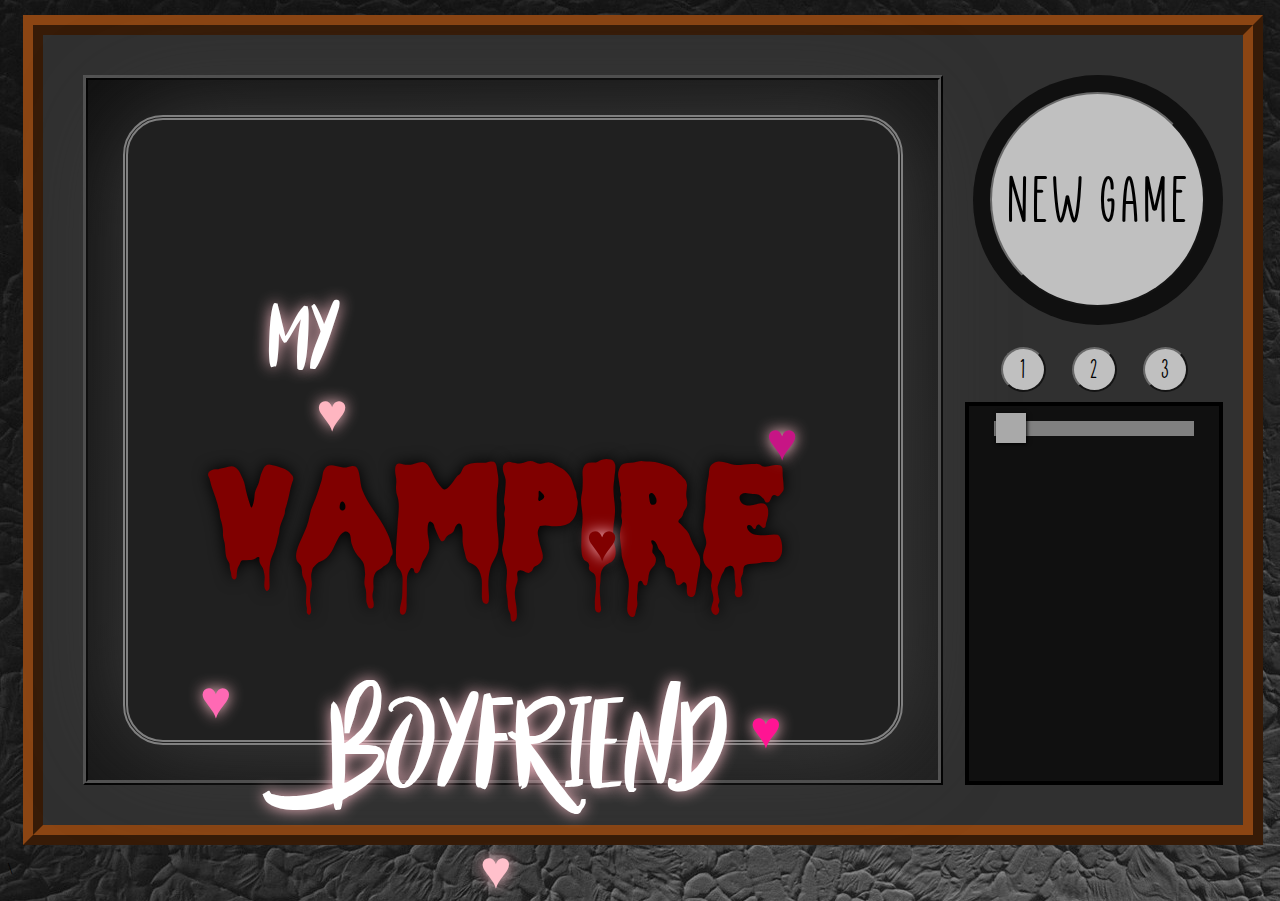
<file: index.html>
<!DOCTYPE html>
<html lang="en">

<head>
    <link rel="icon" href="data:;base64,=">
    <meta charset="UTF-8">
    <meta name="viewport" content="width=device-width, initial-scale=1.0">
    <meta http-equiv="X-UA-Compatible" content="ie=edge">
    <link href="https://fonts.googleapis.com/css2?family=Titillium+Web:wght@300&display=swap" rel="stylesheet">
    <link rel="stylesheet" href="./style/landing.css">
    <title>My Vampire Boyfriend</title>
</head>

<body>
    <main>
        <section id="dial">
            <button id="begin-button"></button>
        </section>
        <section class="choice-button">
            <button class="small-buttons">1</button>
            <button class="small-buttons">2</button>
            <button class="small-buttons">3</button>
        </section>
        <section id="vent">
        </section>
        <section id="screenframe">
            <section id="screen">
                <span id="my">My</span>
                <span id="vampire">Vampire</span>
                <span id="boyfriend">Boyfriend</span>
                <section class="hearts">
                    <span id="one">&hearts;</span>
                    <span id="two">&hearts;</span>
                    <span id="three">&hearts;</span>
                    <span id="four">&hearts;</span>
                    <span id="five">&hearts;</span>
                    <span id="six">&hearts;</span>
                </section>
            </section>
        </section>
    </main>
    <script type="module" src="landing-app.js"></script>
</body>

</html>
\
</file>
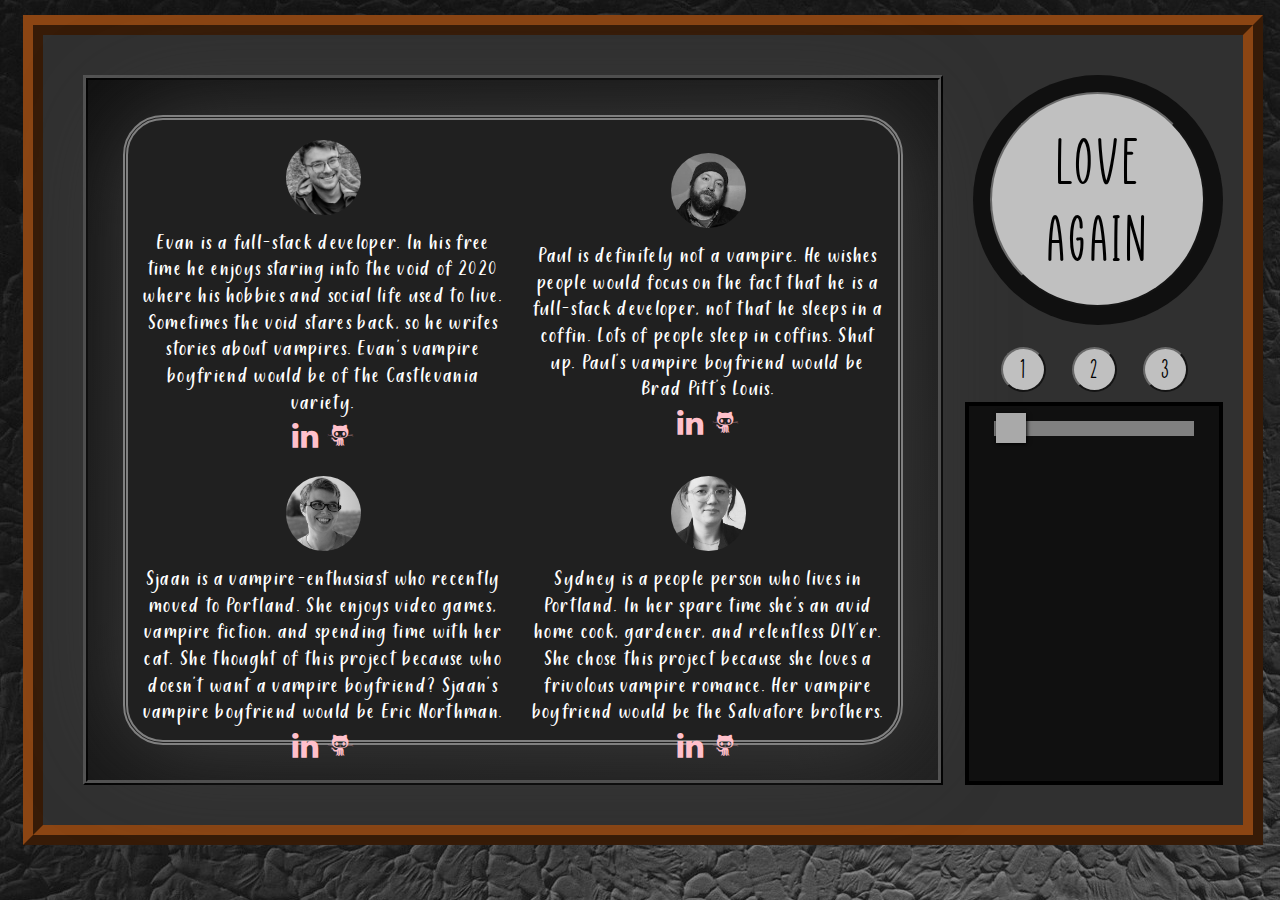
<file: about-us/index.html>
<!DOCTYPE html>
<html lang="en">

<head>
    <link rel="icon" href="data:;base64,=">
    <meta charset="UTF-8">
    <meta name="viewport" content="width=device-width, initial-scale=1.0">
    <meta http-equiv="X-UA-Compatible" content="ie=edge">
    <link href="https://fonts.googleapis.com/css2?family=Titillium+Web:wght@300&display=swap" rel="stylesheet">
    <link rel="stylesheet" href="../style/about-us.css">
    <link rel="stylesheet" href="../style/main.css">
    <link rel="stylesheet" href="../style/landing.css">
    <title>About Us</title>
</head>

<body>
    <main>
        <section id="dial">
            <button id="dial-button">Love Again</button>
        </section>
        <section class="choice-button">
            <button class="small-buttons">1</button>
            <button class="small-buttons">2</button>
            <button class="small-buttons">3</button>
        </section>
        <section id="vent"> </section>
        <section id="screenframe">
            <section id="screen">
                <div class="bio">
                    <section class="us">
                        <label>
                            <img src="../assets/Evan.png">
                            <br>Evan is a full-stack developer. In his free time he enjoys staring into the void of 2020
                            where his hobbies and social life used to live. Sometimes the void stares back, so he writes
                            stories about vampires.
                            Evan’s vampire boyfriend would be of the Castlevania variety.
                            <br>
                            <a href="https://www.linkedin.com/in/evan-finkelstein91/" class="icon-text"> i </a>
                            <a href="https://github.com/Evan-Finkelstein" class="icon-text"> &#60 </a>
                        </label>
                    </section>
                    <section class="us">
                        <label>
                            <img src="../assets/Paul.jpg">
                            <br>Paul is definitely not a vampire. He wishes people would focus on the fact that he is a
                            full-stack developer, not that he sleeps in a coffin. Lots of people sleep in coffins. Shut
                            up.
                            Paul’s vampire boyfriend would be Brad Pitt’s Louis.
                            <br>
                            <a href="https://www.linkedin.com/in/paul-stevens-dev/" class="icon-text"> i </a>
                            <a href="https://github.com/Protopaco" class="icon-text"> &#60 </a>
                        </label>
                    </section>
                    <section class="us">
                        <label>
                            <img src="../assets/Sjaan.jpg">
                            <br>Sjaan is a vampire-enthusiast who recently moved to Portland. She enjoys video games,
                            vampire fiction, and spending time with her cat. She thought of this project because who
                            doesn’t want a vampire boyfriend?
                            Sjaan’s vampire boyfriend would be Eric Northman.
                            <br><a href="https://www.linkedin.com/in/sjaan-hydrick/" class="icon-text"> i </a><a
                                href="https://github.com/SjaanHydrick" class="icon-text"> &#60 </a>
                        </label>
                    </section>
                    <section class="us">
                        <label>
                            <img src="../assets/Sydney.png">
                            <br>Sydney is a people person who lives in Portland. In her spare time she’s an avid home
                            cook, gardener, and relentless DIY’er. She chose this project because she loves a frivolous
                            vampire romance.
                            Her vampire boyfriend would be the Salvatore brothers.
                            <br><a href="https://www.linkedin.com/in/sydjames/" class="icon-text"> i </a><a
                                href="https://github.com/scjam" class="icon-text"> &#60 </a>
                        </label>
                    </section>
                </div>
            </section>
        </section>
    </main>
    <script type="module" src="about-us.js"></script>
</body>

</html>
</file>
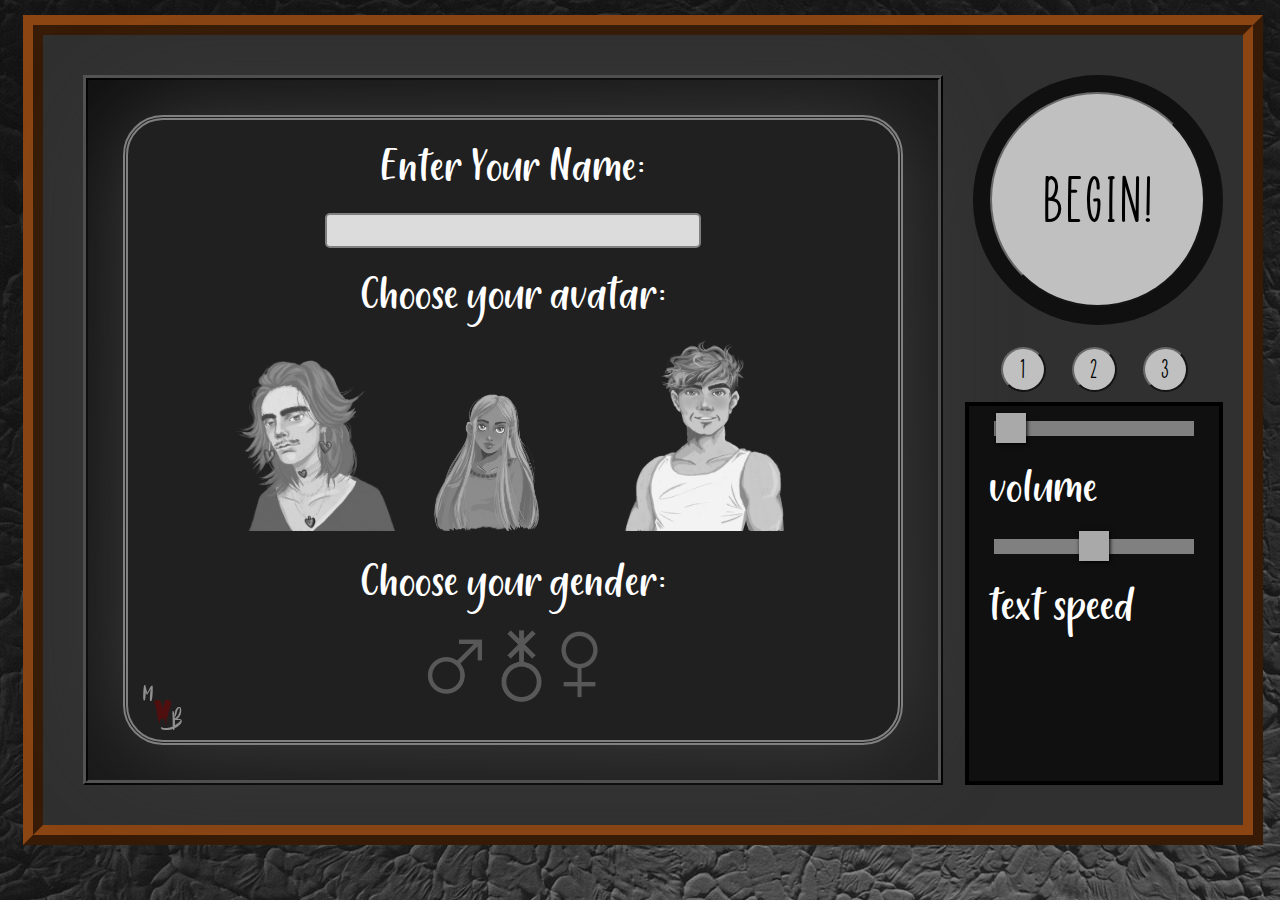
<file: character-creation/index.html>
<head>
    <link rel="icon" href="data:;base64,=">
    <meta charset="UTF-8">
    <meta name="viewport" content="width=device-width, initial-scale=1.0">
    <meta http-equiv="X-UA-Compatible" content="ie=edge">
    <link href="https://fonts.googleapis.com/css2?family=Titillium+Web:wght@300&display=swap" rel="stylesheet">
    <link rel="stylesheet" href="../style/landing.css">
    <link rel="stylesheet" href="../style/character-creator.css">
    <title>My Vampire Boyfriend</title>
</head>

<body>
    <main>
        <form>
            <section id="dial">
                <button>Begin!</button>
            </section>
            <section class="choice-button">
                <button class="small-buttons">1</button>
                <button class="small-buttons">2</button>
                <button class="small-buttons">3</button>
            </section>
            <section id="vent">
            </section>
            <section id="screenframe">
                <section id="screen">
                    <section>
                        <p>Enter Your Name:</p>
                        <input type="text" name="name" class="name" required>
                        <p>Choose your avatar:</p>
                        <div>
                            <label>
                                <input type="radio" name="avatar" value="Enby_Protag.png" required>
                                <img src="../assets/Enby_Protag.png" class="avatar">
                            </label>
                            <label>
                                <input type="radio" name="avatar" value="Girl_Protagonist.png" required>
                                <img src="../assets/Girl_Protagonist.png" class="avatar">
                            </label>
                            <label>
                                <input type="radio" name="avatar" value="Himbo_Protag.png" required>
                                <img src="../assets/Himbo_Protag.png" class="avatar">
                            </label>
                        </div>
                        <div id="gender">
                            <p>Choose your gender:</p>
                            <label>
                                <input type="radio" name="gender" value="male" required>
                                <img src="../assets/male-symbol.png" class="gender">
                            </label>
                            <label>
                                <input type="radio" name="gender" value="non-binary" required>
                                <img src="../assets/enby-symbol.png" class="gender">
                            </label>
                            <label>
                                <input type="radio" name="gender" value="female" required>
                                <img src="../assets/female-symbol.png" class="gender">
                            </label>
                        </div>
                    </section>
                    <a href="../about-us/index.html">
                        <section id="logo">
                            <span class="m">M</span>
                            <span class="v">V</span>
                            <span class="b">B</span>
                        </section>
                    </a>
                </section>
            </section>
        </form>
    </main>
    <script type="module" src="./character-creation.js"></script>
</body>

</html>
</file>
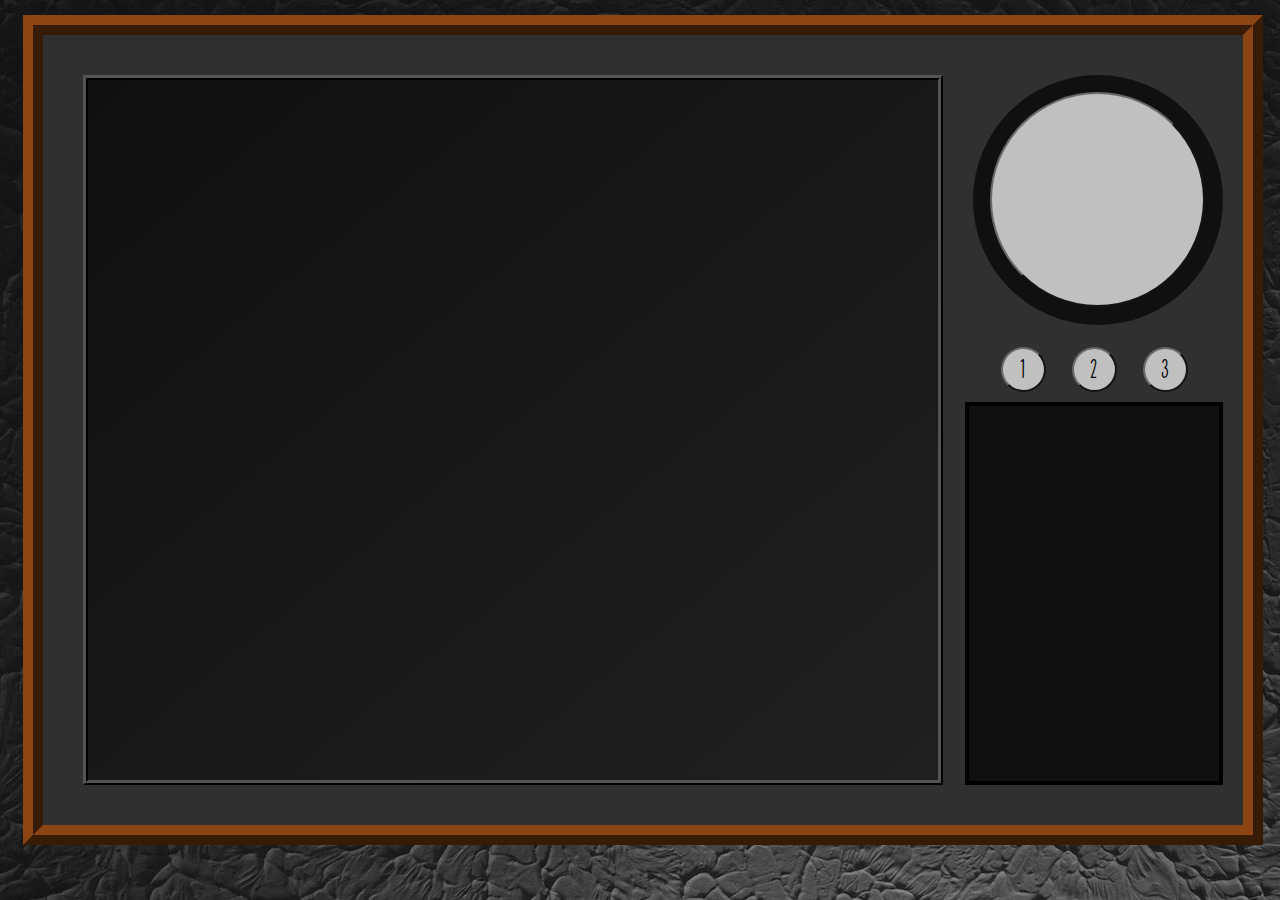
<file: main/index.html>
<!DOCTYPE html>
<html lang="en">
<head>
    <link rel="icon" href="data:;base64,=">
    <meta charset="UTF-8">
    <meta name="viewport" content="width=device-width, initial-scale=1.0">
    <link rel="stylesheet" href="../style/landing.css">
    <link rel="stylesheet" href="../style/main.css">
    <title>My Vampire Boyfriend</title>
</head>
<body>
    <main>
        <section id="dial"> 
            <button id="dial-button"></button>
        </section>
        <section class="choice-button">
            <button class="small-buttons" id="button1">1</button>
            <button class="small-buttons" id="button2">2</button>
            <button class="small-buttons" id="button3">3</button>
        </section>
            <section id="vent"> 
            </section>
        <section id="screenframe">

            </section>
        </section>
    </main>
    <script type="module" src="../utils/render-main.js"></script>
</body>
</html>
</file>
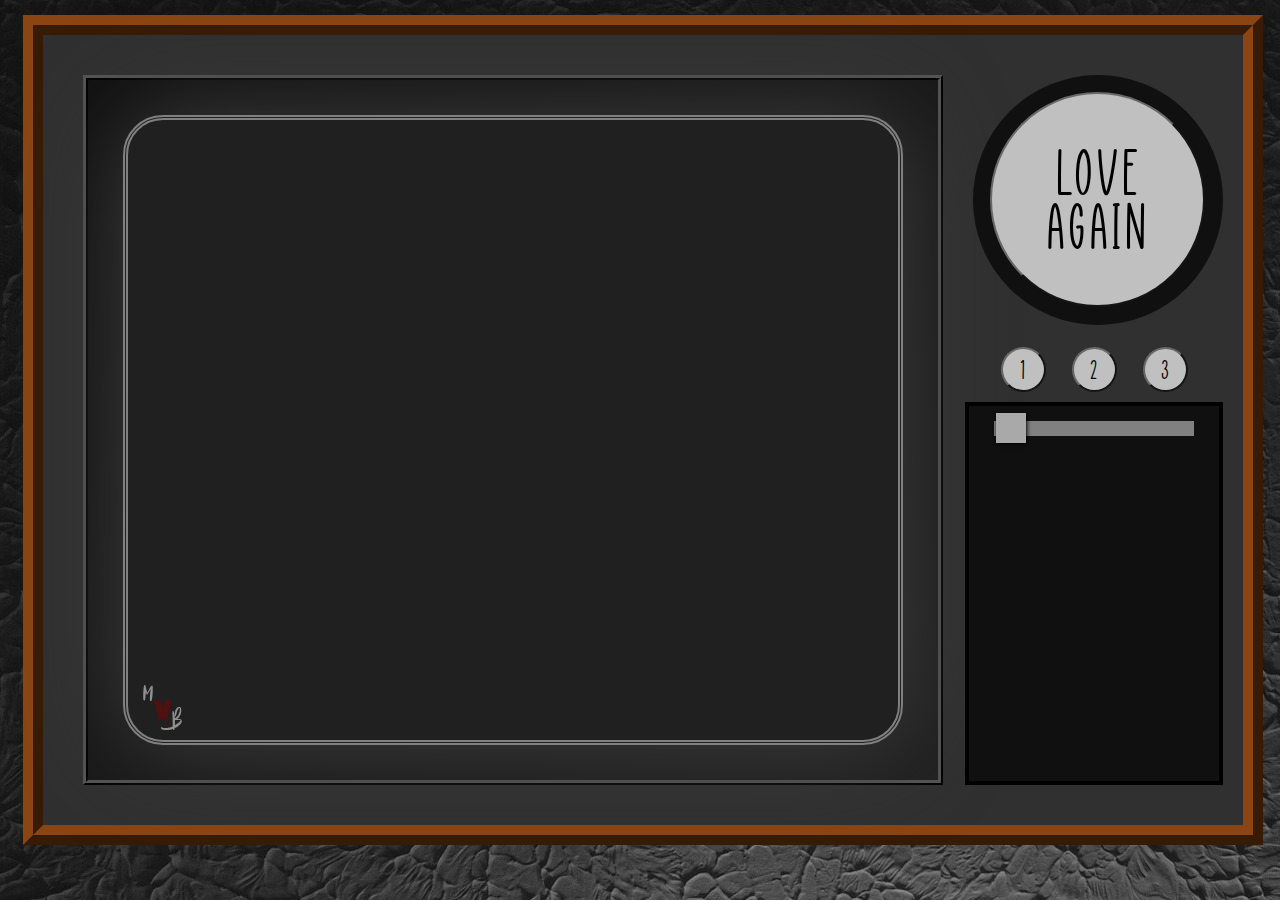
<file: results/index.html>
<!DOCTYPE html>
<html lang="en">

<head>
    <link rel="icon" href="data:;base64,=">
    <meta charset="UTF-8">
    <meta name="viewport" content="width=device-width, initial-scale=1.0">
    <link rel="stylesheet" href="../style/result.css">
    <link rel="stylesheet" href="../style/main.css">
    <link rel="stylesheet" href="../style/landing.css">
    <title>My Vampire Boyfriend</title>
</head>

<body>
    <main>
        <section id="dial">
            <button id="dial-button">Love Again</button>
        </section>
        <section class="choice-button">
            <button class="small-buttons" id="button1">1</button>
            <button class="small-buttons" id="button2">2</button>
            <button class="small-buttons" id="button3">3</button>
        </section>
        <section id="vent"> </section>
        <section id="screenframe">
            <section id="screen">
                <a id="mvb-logo" href="../about-us/index.html">
                    <section id="logo">
                        <span class="m">M</span>
                        <span class="v">V</span>
                        <span class="b">B</span>
                    </section>
                </a>
            </section>
        </section>
        </section>
    </main>
    <script type="module" src="../utils/results.js"></script>
</body>

</html>
</file>
<file: style/landing.css>
@font-face {
    font-family: Beauty and the Beast;
    src: url('../fonts/Beauty\ and\ the\ Beast\ Sample.ttf');
}

@font-face {
    font-family: DoubleFeature;
    src: url('../fonts/DoubleFeature20.ttf');
}

@font-face {
    font-family: Paper Flowers;
    src: url('../fonts/Paper\ Flowers.ttf');
}

@font-face {
    font-family: Leahlee;
    src: url('../fonts/212\ Leahlee\ Sans.ttf');
}

body {
    background-image: url('../assets/background.jpg');
    background-size: auto;
    background-repeat: no-repeat;
    background-color: #696969;
}

main {
    margin: 15px;
    height: 790px;
    width: 1200px;
    background-color: #303030;
    border: ridge 20px saddlebrown;
}

#screenframe {
    margin-top: 40px;
    margin-left: 40px;
    background-image: linear-gradient(to bottom right, #101010, #202020);
    height: 700px;
    width: 850px;
    border: ridge 5px black;
}

#screen {
    margin: 35px;
    height: 620px;
    width: 770px;
    background-color: #202020;
    border: double 5px gray;
    border-radius: 40px;
    text-align: center;
    box-shadow: 0px 0px 100px #404040;
}


#my {
    float: left;
    margin-left: 140px;
    margin-top: 150px;
    text-shadow: 0px 0px 15px pink;
    color: white;
    font-family: Beauty and the Beast;
    font-size: 50pt;
}

#vampire {
    float: left;
    margin-left: 80px;
    text-shadow: 0px 0px 15px black;
    letter-spacing: 2pt;
    color: maroon;
    font-family: DoubleFeature;
    font-size: 100pt;
}

#boyfriend {
    float: left;
    margin-top: 10px;
    margin-left: 200px;
    text-shadow: 0px 0px 15px pink;
    color: white;
    font-family: Beauty and the Beast;
    font-size: 70pt;
}

#dial {
    float: right;
    height: 250px;
    width: 250px;
    margin-top: 40px;
    margin-right: 20px;
    background-color: #101010;
    border-radius: 150px;
}

button {
    margin-top: 17px;
    margin-left: 17px;
    width: 215px;
    height: 215px;
    font-family: Paper Flowers;
    font-size: 50pt;
    letter-spacing: 2px;
    background-color: silver;
    border: outset 2px dimgray;
    border-radius: 150px;
    transition: transform 2s;
    outline: none;
}

button:hover {
    transform: rotate(45deg);
    cursor: pointer;
    outline: none;

}

.choice-button {
    float: right;
    margin-top: 295px;
    margin-right: -220px;
    outline: none;
}

.small-buttons {
    height: 45px;
    width: 45px;
    font-family: Paper Flowers;
    font-size: 20pt;
    margin-right: 5px;
    background-color: silver;
    outline: none;
}

.number-spacing {
    float: right;
    margin-top: 220px;
    margin-right: -192px;
}

.numbers {
    font-size: 20pt;
    margin-right: 40px;
}

#vent {
    float: right;
    margin-top: 367px;
    margin-right: -250px;
    width: 250px;
    height: 375px;
    background-color: #101010;
    border: solid 3pt black;
}

.hearts {
    font-size: 40pt;
    text-shadow: 0px 0px 15px pink;
    animation-name: bounce;
    animation-duration: 4s;
    animation-iteration-count: infinite;
}

#one {
    float: left;
    margin-left: -530px;
    margin-top: 30px;
    color: hotpink;
}

#two {
    float: left;
    margin-left: -250px;
    margin-top: 200px;
    color: pink;

}

#three {
    float: left;
    margin-left: 20px;
    margin-top: 60px;
    color: deeppink;

}

#four {
    float: right;
    margin-right: 100px;
    margin-top: -350px;
    color: mediumvioletred

}

#five {
    float: right;
    margin-right: 550px;
    margin-top: -450px;
    color: lightpink;
}

#six {
    float: right;
    margin-right: 280px;
    margin-top: -320px;
    color: maroon;
}

@keyframes bounce {
    0% {
        transform: translateY(0px);
    }   

    40% {
        transform: translateY(-25px);
    }

    80% {
    }

    100% {
        transform: translateY(0px);
    }
}

input[type=range] {
    -webkit-appearance: none;
    display: block;
    height: 25px;
    width: 200px;
    margin-top: 10px;
    margin-left: auto;
    margin-right: auto;
    background: transparent;
  }
  input[type=range]:focus {
    outline: none;
  }

input[type=range]::-webkit-slider-runnable-track {
    width: 100%;
    height: 15px;
    background: gray;
    border: 2px solid gray;
}

input[type=range]::-webkit-slider-thumb {
    height: 30px;
    width: 30px;
    background: darkgray;
    box-shadow: 1px 1px 4px black;
    -webkit-appearance: none;
    margin-top: -10px;
}

input[type=range]:focus::-webkit-slider-runnable-track {
    background: gray;
}

input[type=range]::-moz-range-track {
    width: 100%;
    height: 15px;
    background: gray;
    border: 2px solid gray;
}

input[type=range]::-moz-range-thumb {
    height: 30px;
    width: 30px;
    background: darkgray;
    box-shadow: 1px 1px 4px black;
    margin-top: -10px;
}
</file>
<file: style/about-us.css>
@font-face {
    font-family: icons;
    src: url('../fonts/Type\ Icons.ttf');
}

.bio {
    margin-top: 10px;
    display: grid;
    grid-template-columns: auto auto;
    text-align: center;
    font-family: Leahlee;
    color: white;
    letter-spacing: 1pt;
    font-size: 15pt;
    line-height: 20pt;
}

img {
    margin-bottom: 5px;
    height: 75px;
    width: 75px;
    filter: grayscale(100%);
    border-radius: 150px;
}

img:hover {
    filter: none;
    transition-duration: 1s;
}

.us {
    padding: 10px;
    color:white;
    display:flex;
    align-items:center;
    justify-content:center;
}

.icon-text {
    font-family: icons;
    text-decoration: none;
    font-size: 20pt;
    line-height: 30pt;
    color: pink;
}

.icon-text:hover {
    color: maroon;
    transition-duration: 1s;
}
</file>
<file: style/main.css>
@font-face {
    font-family: Paper Flowers;
    src: url('../fonts/Paper\ Flowers.ttf');
}

#avatar{
    display: block;
    margin-left: auto;
    margin-right: auto;
    margin-top: 20px;
    margin-bottom: 0;
    width: 210px;
}

#player-name{
    margin-top: 5px;
    text-align: center;
    font-family: Paper Flowers;
    font-size: 25pt;
    color: white;
}

#dialogue-div{
    margin-top: 20px;
    margin-left: auto;
    margin-right: auto;
    max-width: 650px;
    height: 100px;
    padding: 10px;
    background-color: #a21eff;
    border: solid 2px white;
    border-radius: 10px;
}

#dialogue-box{
    font-family: Leahlee;
    letter-spacing: .7pt;
    margin-left: 10px;
    margin-top: 5px;
    font-size: 20pt;
    color: white;
    text-align: left;
}

#transition-title {
    float: left;
    width: 770px;
    font-family: Beauty and the Beast;
    letter-spacing: 2pt;
    margin-top: 50px;
    margin-bottom: 100px;
    font-size: 50pt;
    color: white;
    text-shadow: 0px 0px 15px pink;
}

#transition-subtitle {
    float: left;
    width: 770px;
    font-family: DoubleFeature;
    letter-spacing: 1pt;
    line-height: 110pt;
    font-size: 85pt;
    color: maroon;
    text-shadow: 0px 0px 15px black;
}

.response{
    float: left;
    margin-top: 10px;
    padding: 5px;
    width: 200px;
    font-family: Leahlee;
    font-size: 12pt;
    letter-spacing: 1pt;
    color: white;
    background-color: #a21eff;
    filter: grayscale(100%);
    border: solid 1px white;
    border-radius: 5px;
}

.button-hover{
    filter: none;
    transition-duration: 1.3s;
    outline: none;
}

.glow1 {
    animation: glow;
    animation-duration: 3s;
    animation-delay: 1s
}

.glow2 {
    animation: glow;
    animation-duration: 3s;
    animation-delay: 4s;
}

.glow3 {
    animation: glow;
    animation-duration: 3s;
    animation-delay: 7s;
}

#response1 {
    margin-left: 35px;
}

#response2 {
    margin-left: 32px;
}

#response3 {
    margin-left: 32px;
}

#left-char {
    position: fixed;
    margin-left: -300px;
    margin-top: 45px;
    height: 300px;
    animation: avatar 5s infinite;
}

.resize {
    position: absolute;
    width: 770px;
    height: 620px;
    left: 120px;
    top: 120px;
}

#right-char {
    position: absolute;
    margin-right: 120px;
    margin-top: 185px;
    height: 400px;
    animation: vampire 5s infinite;
}

#right-char-div {
    position: absolute;
    width: 770px;
    height: 620px;
    left: 120px;
    top: 120px;
}

.resize #right-char {
    height: 350px;
    right: 40px;
    bottom: 0;
}

.fade-in {
    animation: fadein 2s;
}

.fade-out {
    animation: fadeout 6s;
    opacity: 0;
}


#logo {
    position: fixed;
    margin-left: 15px;
    margin-top: 423px;
    height: 30px;
    opacity: .5;
    z-index: 1;
}

a:hover {
    text-shadow: 0px 0px 10px pink;
}

.heart {
    margin-left: 17px;
    margin-top: -15px;
    margin-right: 5px;
    animation: bounce 4s infinite;
}

.m {
    float: left;
    margin-top: -10px;
    font-family: Beauty and the Beast;
    color: white;
}

.v {
    margin-top: -12px;
    margin-left: 1px;
    font-family: DoubleFeature;
    color: maroon;
    font-size: 20pt;
}

.b {
    float: right;
    margin-left: 1px;
    margin-top: 15px;
    font-family: Beauty and the Beast;
    color: white;
}

@keyframes avatar {
    0% {
        transform: translateX(0px)
    }
    30% {
        transform: translateX(20px)
    }
    60% {
        transform: translateX(15px)
    }
    100% {
        transform: translateX(0px)
    }
}

@keyframes vampire {
    0% {
        transform: translateX(0px)
    }
    10% {
        transform: translateX(-30px)
    }
    50% {
        transform: translateX(10px)
    }
    100% {
        transform: translateX(0px);
    }
}

@keyframes fadein {
    0% {
        opacity: 0;
    }
    100% {
        opacity: 1;
    }
}

@keyframes fadeout {
    0% {
        opacity: 1;
    }

    100% {
        opacity: 0;
    }
}

@keyframes glow {
    0%, 
    
    50%
    {
        box-shadow: inset 10px 10px 20px purple;
        background-color: #a21eff;
        color: white;
        filter: grayscale(50%)
    }
    100%
    {
        box-shadow: none;
    }
}

.hidden{
    display: none;
}
</file>
<file: style/character-creator.css>
@font-face {
    font-family: Paper Flowers;
    src: url('../fonts/Paper\ Flowers.ttf');
}

@font-face {
    font-family: Beauty and the Beast;
    src: url('../fonts/Beauty\ and\ the\ Beast\ Sample.ttf');
}

@font-face {
    font-family: DoubleFeature;
    src: url('../fonts/DoubleFeature20.ttf');
}

#dial {
    margin-top: 0px;
}

.choice-button {
    margin-top: 255px;
}

#vent {
    margin-top: 327px;
}

p {
    margin: 20px;
    font-family: Leahlee;
    font-size: 35pt;
    color: white;
}

.name {
    text-align: center;
    height: 35px;
    font-size: 25pt;
    font-family: Paper Flowers;
    background-color: gainsboro;
    border: solid 2px gray;
    border-radius: 5px;
}

.avatar{
    width: 190px;
    margin-top: 0px;
    filter: grayscale(100%);
}

.avatar:hover {
    transition-duration: 1.5s;
    transform: scale(1.2);
    filter: none;
}

input[type="radio"] {
    display: none;
}

:checked + img {
    filter: none;
    transform: scale(1.2);
}   
.gender {
    height: 75px;
    margin-left: 7.5px;
    margin-right: 7.5px;
    filter: grayscale(100%);
}

.gender:hover {
    transform: scale(1.2);
    transition-duration: 1.5s;
    filter: none;
}

#logo {
    float: left;
    margin-left: 15px;
    margin-top: -20px;
    height: 30px;
    opacity: .5;
}

a:hover {
    text-shadow: 0px 0px 10px pink;
}

.m {
    float: left;
    margin-top: -10px;
    font-family: Beauty and the Beast;
    color: white;
}

.v {
    margin-top: -12px;
    margin-left: 1px;
    font-family: DoubleFeature;
    color: maroon;
    font-size: 20pt;
}

.b {
    float: right;
    margin-left: 1px;
    margin-top: 15px;
    font-family: Beauty and the Beast;
    color: white;
}
</file>
<file: style/result.css>
@font-face {
    font-family: Luna;
    src: url('../fonts/Luna.ttf');
}

#avatar{
    margin-top: 20px;
    margin-bottom: 0;
    width: 250px;
}

#avatar-image{
    width: 100%;
}
.result-image{
    width: 350px;
    margin-top: -80px;
   
}
#player-name{
    margin-top: 5px;
    text-align: center;
    font-family: Paper Flowers;
    font-size: 25pt;
    color: white;
}

button {
    line-height: 40pt;
}

.small-buttons {
    line-height: 24pt;
}

.text-div {
    position: fixed;
    height: 620px;
    width: 770px;
    top: 120px;
    left: 120px;
    overflow: hidden;
}

.result-text {
    padding: 40px;
    text-align: center;
    font-family: Leahlee;
    font-size: 30pt;
    color: white;
    letter-spacing: 1pt;
    line-height: 30pt;
    animation: scroll-up 15s linear;
}

.date-text {
    padding: 40px;
    text-align: center;
    font-family: LeahLee;
    font-size: 30pt;
    color: white;
    letter-spacing: 1pt;
    line-height: 30pt;
    animation: scroll-up-date 15s linear;
}

.link-box {
    padding: 40px;
    text-align: center;
    font-family: LeahLee;
    font-size: 30pt;
    color: white;
    letter-spacing: 1pt;
    line-height: 30pt;
    animation: scroll-up-link 15s linear;
}

#mvb-logo {
    position: absolute;
    margin-left: -385px;
    margin-top: 144px;
    height: 30px;
    z-index: 1;
}

.about {
    margin-top: 0;
    text-decoration: none;
    font-family: LeahLee;
    font-size: 30pt;
    color: white;
    letter-spacing: 1pt;
}

.m {
    float: left;
    margin-top: -10px;
    font-family: Beauty and the Beast;
    color: white;
}

.v {
    margin-top: -12px;
    margin-left: 1px;
    font-family: DoubleFeature;
    color: maroon;
    font-size: 20pt;
}

.b {
    float: right;
    margin-left: 1px;
    margin-top: 15px;
    font-family: Beauty and the Beast;
    color: white;
}

@keyframes scroll-up {
    0% {
        transform: translate(0, 100%);
    }

    100% {
        transform: translate(0, 0);
    }
}

@keyframes scroll-up-date {
    0% {
        transform: translate(0, 100%);
    }

    100% {
        transform: translate(0, 0);
    }
}

@keyframes scroll-up-link {
    0% {
        transform: translate(0, 100%);
    }

    100% {
        transform: translate(0, 0);
    }
}
</file>
